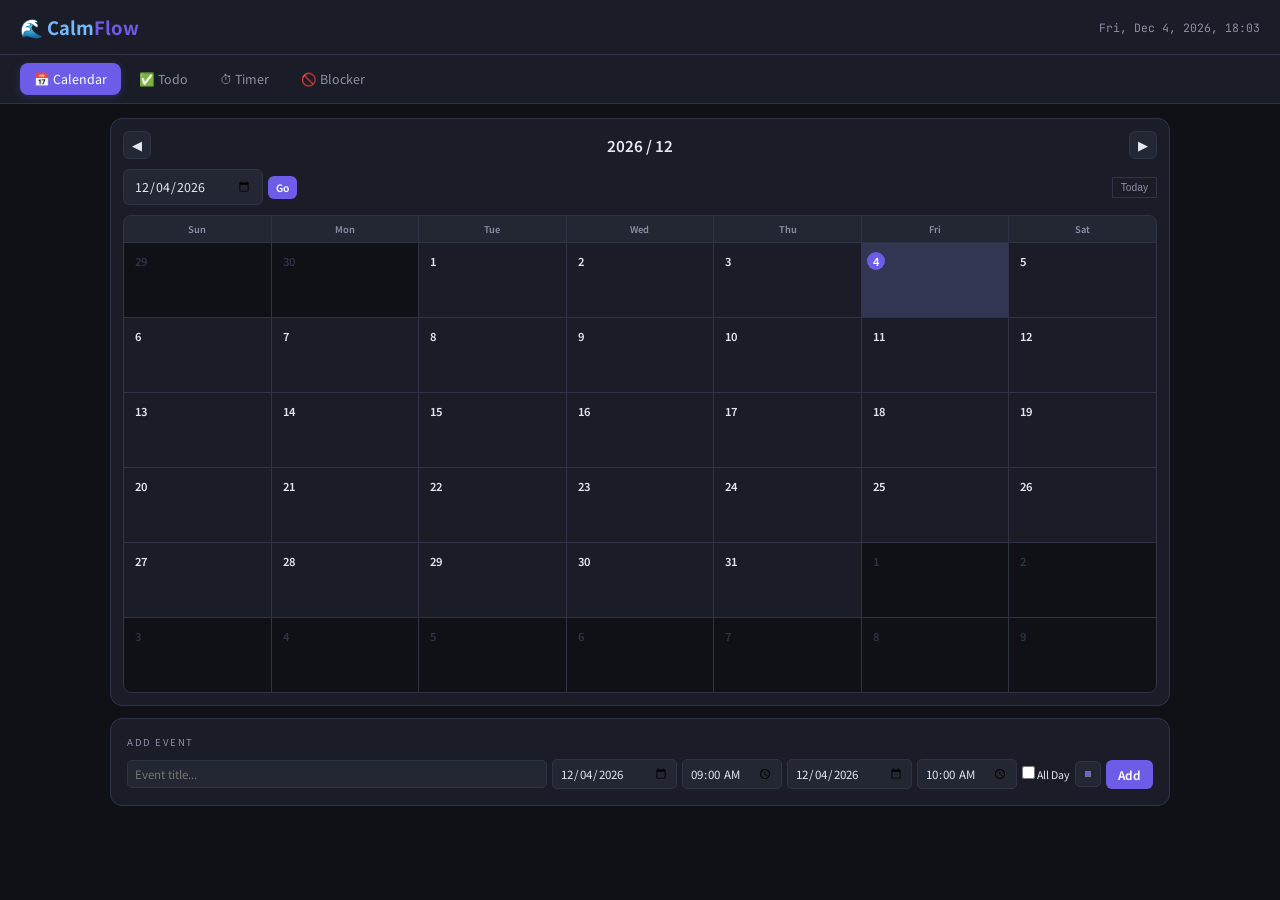
<file: index.html>
<!DOCTYPE html>
<html lang="en">
<head>
  <meta charset="UTF-8">
  <meta name="viewport" content="width=device-width, initial-scale=1.0">
  <title>CalmFlow - Study Dashboard</title>

  <!-- Fonts -->
  <link href="https://fonts.googleapis.com/css2?family=Noto+Sans+JP:wght@400;600;700&family=JetBrains+Mono:wght@400;600&display=swap" rel="stylesheet">

  <!-- Styles -->
  <link rel="stylesheet" href="style.css">
</head>
<body>

  <!-- Header -->
  <header class="header">
    <h1 class="logo">🌊 <span class="logo-calm">Calm</span><span class="logo-flow">Flow</span></h1>
    <span class="clock" id="clock"></span>
  </header>

  <!-- Navigation -->
  <nav class="nav">
    <button class="nav-btn active" data-panel="calendar">📅 Calendar</button>
    <button class="nav-btn" data-panel="todo">✅ Todo</button>
    <button class="nav-btn" data-panel="timer">⏱ Timer</button>
    <button class="nav-btn" data-panel="blocker">🚫 Blocker</button>
  </nav>

  <!-- Main Content -->
  <main class="container">
    <!-- Calendar Page -->
    <section class="page active" id="page-calendar">
      <div id="calendar-month"></div>
      <div id="calendar-day" style="display:none"></div>
    </section>

    <!-- Todo Page -->
    <section class="page" id="page-todo">
      <div id="todo-container"></div>
    </section>

    <!-- Timer Page -->
    <section class="page" id="page-timer">
      <div id="timer-container"></div>
    </section>

    <!-- Blocker Page -->
    <section class="page" id="page-blocker">
      <div id="blocker-container"></div>
    </section>
  </main>

  <!-- Modal: Edit Event -->
  <div class="modal-backdrop" id="edit-event-modal">
    <div class="modal-box" id="edit-event-body"></div>
  </div>

  <!-- Modal: Add Subject -->
  <div class="modal-backdrop" id="add-subject-modal">
    <div class="modal-box" id="add-subject-body"></div>
  </div>

  <!-- App Logic -->
  <script src="script.js"></script>
</body>
</html>
</file>
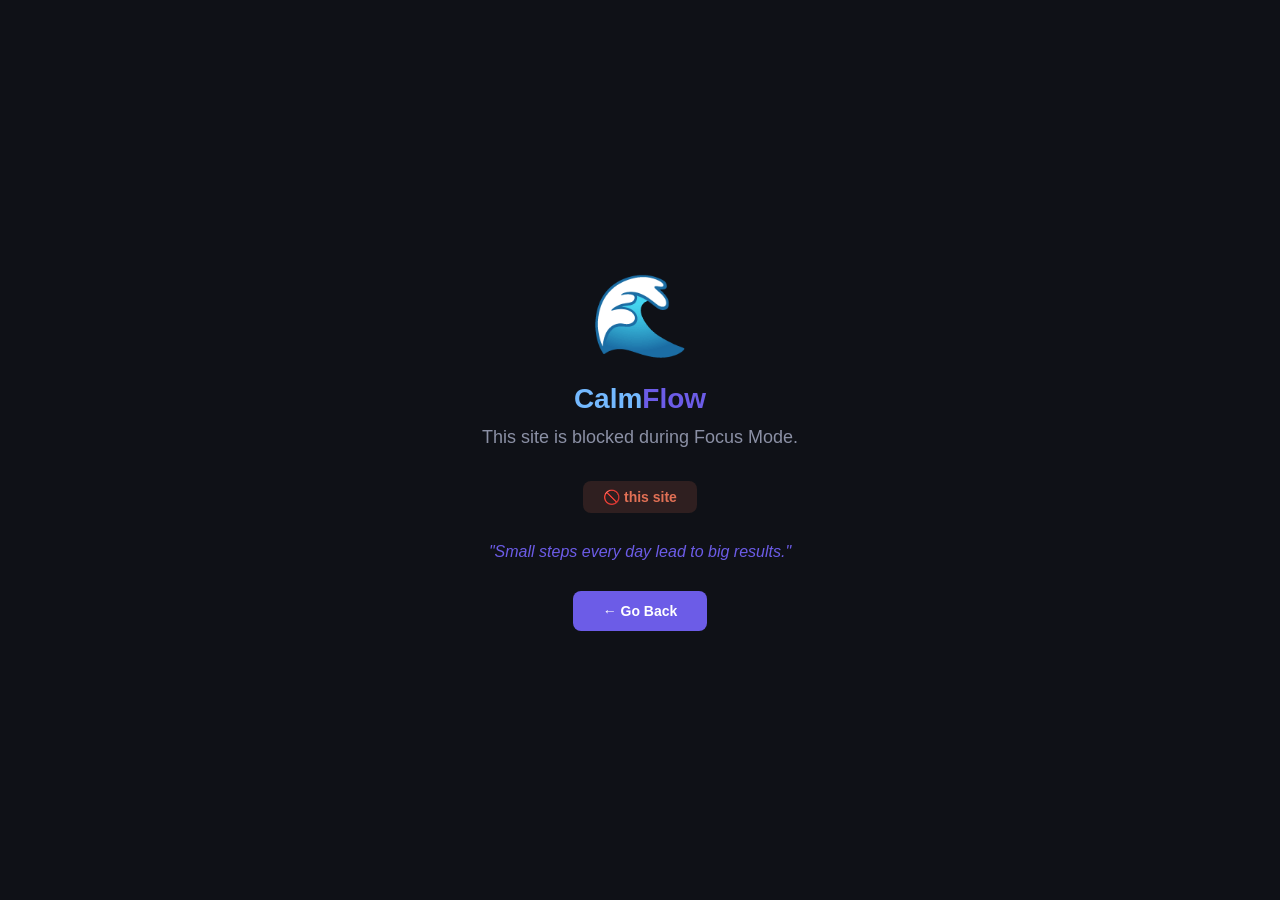
<file: extension/blocked.html>
<!DOCTYPE html>
<html lang="en">
<head>
  <meta charset="UTF-8">
  <meta name="viewport" content="width=device-width, initial-scale=1.0">
  <title>Blocked - CalmFlow</title>
  <style>
    * { margin: 0; padding: 0; box-sizing: border-box; }

    body {
      min-height: 100vh;
      display: flex;
      align-items: center;
      justify-content: center;
      background: #0f1117;
      color: #e4e7f1;
      font-family: -apple-system, BlinkMacSystemFont, 'Segoe UI', sans-serif;
    }

    .container {
      text-align: center;
      max-width: 500px;
      padding: 40px;
    }

    .wave {
      font-size: 80px;
      margin-bottom: 20px;
    }

    h1 {
      font-size: 28px;
      margin-bottom: 8px;
    }

    h1 .blue { color: #74b9ff; }
    h1 .purple { color: #6c5ce7; }

    .message {
      font-size: 18px;
      color: #8b90a5;
      margin-bottom: 30px;
      line-height: 1.6;
    }

    .blocked-site {
      display: inline-block;
      padding: 8px 20px;
      background: rgba(225, 112, 85, 0.15);
      color: #e17055;
      border-radius: 8px;
      font-size: 14px;
      font-weight: 600;
      margin-bottom: 30px;
    }

    .quote {
      font-style: italic;
      color: #6c5ce7;
      font-size: 16px;
      margin-bottom: 30px;
    }

    .go-back {
      padding: 12px 30px;
      background: #6c5ce7;
      color: #fff;
      border: none;
      border-radius: 8px;
      font-size: 14px;
      font-weight: 600;
      cursor: pointer;
      transition: opacity 0.2s;
    }

    .go-back:hover { opacity: 0.85; }
  </style>
</head>
<body>
  <div class="container">
    <div class="wave">🌊</div>
    <h1><span class="blue">Calm</span><span class="purple">Flow</span></h1>
    <p class="message">This site is blocked during Focus Mode.</p>
    <div class="blocked-site" id="site-name"></div>
    <p class="quote" id="quote"></p>
    <button class="go-back" onclick="history.back()">← Go Back</button>
  </div>

  <script>
    // Show which site was blocked
    const params = new URLSearchParams(window.location.search);
    const site = params.get('site') || 'this site';
    document.getElementById('site-name').textContent = '🚫 ' + site;

    // Random motivational quote
    const quotes = [
      "Stay focused. You're doing great.",
      "Your future self will thank you.",
      "One more hour of studying > one more hour of scrolling.",
      "Discipline is choosing between what you want now and what you want most.",
      "You didn't come this far to only come this far.",
      "Focus on progress, not perfection.",
      "Small steps every day lead to big results."
    ];
    document.getElementById('quote').textContent = '"' + quotes[Math.floor(Math.random() * quotes.length)] + '"';
  </script>
</body>
</html>
</file>
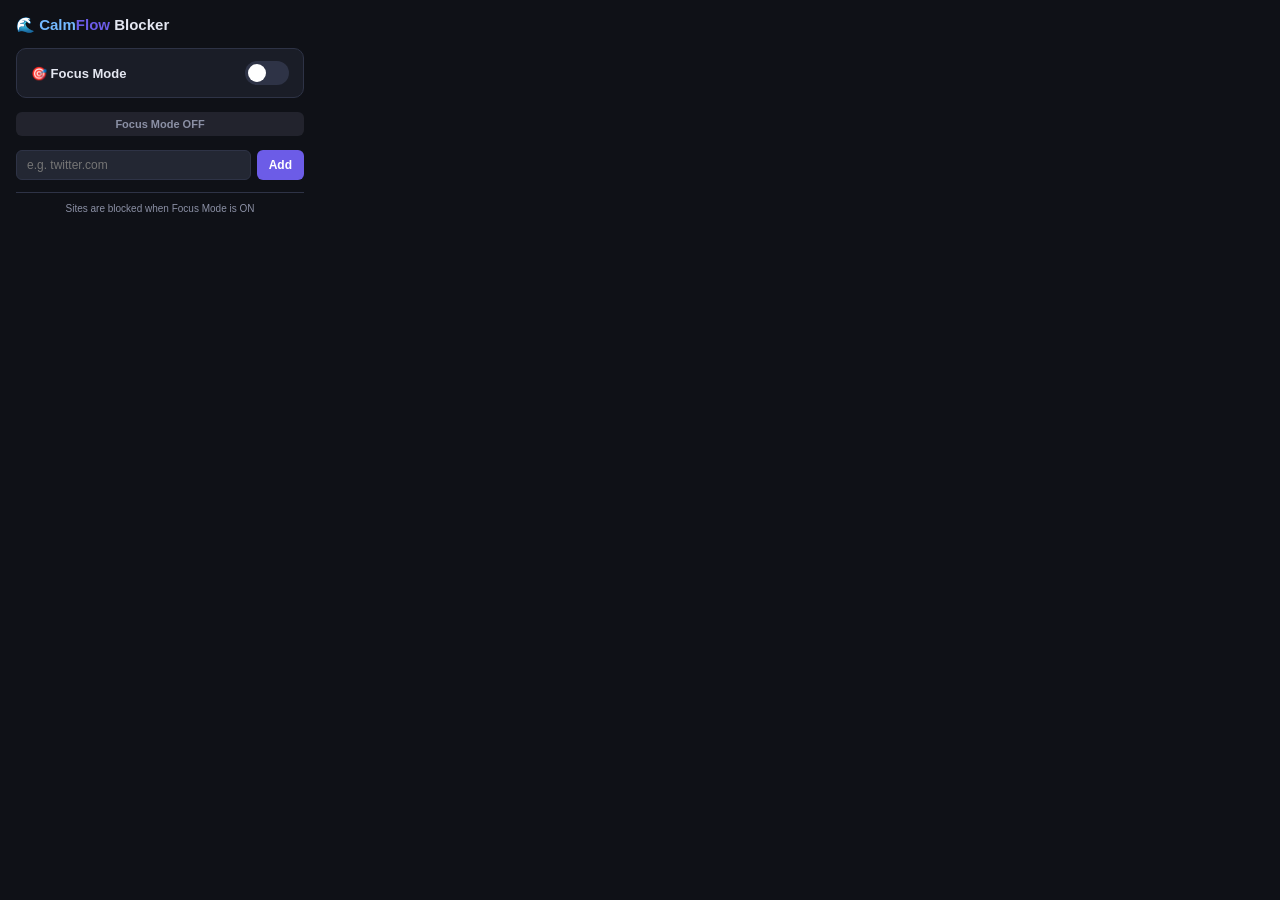
<file: extension/popup.html>
<!DOCTYPE html>
<html lang="en">
<head>
  <meta charset="UTF-8">
  <style>
    * { margin: 0; padding: 0; box-sizing: border-box; }

    body {
      width: 320px;
      font-family: -apple-system, BlinkMacSystemFont, 'Segoe UI', sans-serif;
      background: #0f1117;
      color: #e4e7f1;
      padding: 16px;
    }

    .header {
      display: flex;
      align-items: center;
      justify-content: space-between;
      margin-bottom: 14px;
    }

    .header h1 {
      font-size: 15px;
      font-weight: 700;
    }

    .header .blue { color: #74b9ff; }
    .header .purple { color: #6c5ce7; }

    /* Focus toggle */
    .toggle-row {
      display: flex;
      align-items: center;
      justify-content: space-between;
      background: #1a1d27;
      border: 1px solid #2e3346;
      border-radius: 10px;
      padding: 12px 14px;
      margin-bottom: 14px;
    }

    .toggle-label { font-size: 13px; font-weight: 600; }

    .toggle-switch {
      position: relative;
      width: 44px;
      height: 24px;
      cursor: pointer;
    }

    .toggle-switch input {
      opacity: 0;
      width: 0;
      height: 0;
    }

    .toggle-slider {
      position: absolute;
      inset: 0;
      background: #2e3346;
      border-radius: 12px;
      transition: background 0.2s;
    }

    .toggle-slider::before {
      content: '';
      position: absolute;
      width: 18px;
      height: 18px;
      left: 3px;
      bottom: 3px;
      background: #fff;
      border-radius: 50%;
      transition: transform 0.2s;
    }

    .toggle-switch input:checked + .toggle-slider {
      background: #00b894;
    }

    .toggle-switch input:checked + .toggle-slider::before {
      transform: translateX(20px);
    }

    /* Status */
    .status {
      text-align: center;
      font-size: 11px;
      padding: 6px;
      border-radius: 6px;
      margin-bottom: 14px;
      font-weight: 600;
    }

    .status-on { background: rgba(0, 184, 148, 0.15); color: #00b894; }
    .status-off { background: rgba(139, 144, 165, 0.15); color: #8b90a5; }

    /* Add site */
    .add-row {
      display: flex;
      gap: 6px;
      margin-bottom: 12px;
    }

    .add-row input {
      flex: 1;
      padding: 7px 10px;
      background: #232733;
      border: 1px solid #2e3346;
      border-radius: 6px;
      color: #e4e7f1;
      font-size: 12px;
      outline: none;
    }

    .add-row input:focus { border-color: #6c5ce7; }

    .add-row button {
      padding: 7px 12px;
      background: #6c5ce7;
      color: #fff;
      border: none;
      border-radius: 6px;
      font-size: 12px;
      font-weight: 600;
      cursor: pointer;
    }

    .add-row button:hover { opacity: 0.9; }

    /* Site list */
    .site-list { list-style: none; }

    .site-item {
      display: flex;
      align-items: center;
      justify-content: space-between;
      padding: 8px 10px;
      background: #1a1d27;
      border-radius: 6px;
      margin-bottom: 4px;
      font-size: 12px;
    }

    .site-item .remove-btn {
      background: none;
      border: none;
      color: #e17055;
      cursor: pointer;
      font-size: 14px;
      padding: 0 4px;
    }

    .site-item .remove-btn:hover { color: #ff6b6b; }

    .empty-msg {
      text-align: center;
      font-size: 11px;
      color: #8b90a5;
      padding: 12px 0;
    }

    .footer {
      text-align: center;
      font-size: 10px;
      color: #8b90a5;
      margin-top: 12px;
      padding-top: 10px;
      border-top: 1px solid #2e3346;
    }
  </style>
</head>
<body>
  <div class="header">
    <h1>🌊 <span class="blue">Calm</span><span class="purple">Flow</span> Blocker</h1>
  </div>

  <!-- Focus Mode Toggle -->
  <div class="toggle-row">
    <span class="toggle-label">🎯 Focus Mode</span>
    <label class="toggle-switch">
      <input type="checkbox" id="focus-toggle">
      <span class="toggle-slider"></span>
    </label>
  </div>

  <div id="status-bar" class="status status-off">Focus Mode OFF</div>

  <!-- Add Site -->
  <div class="add-row">
    <input type="text" id="site-input" placeholder="e.g. twitter.com">
    <button id="add-btn">Add</button>
  </div>

  <!-- Blocked Sites List -->
  <ul class="site-list" id="site-list"></ul>

  <div class="footer">Sites are blocked when Focus Mode is ON</div>

  <script src="popup.js"></script>
</body>
</html>
</file>
<file: style.css>
/* ═══════════════════════════════════════
   CalmFlow - style.css
   Study Dashboard Stylesheet
   ═══════════════════════════════════════ */

/* ── Theme Colors ── */
:root {
  --bg: #0f1117;
  --surface: #1a1d27;
  --surface-alt: #232733;
  --border: #2e3346;
  --text: #e4e7f1;
  --text-dim: #8b90a5;
  --accent: #6c5ce7;
  --accent-glow: rgba(108, 92, 231, 0.25);
  --green: #00b894;
  --orange: #fdcb6e;
  --red: #e17055;
  --blue: #74b9ff;
  --pink: #fd79a8;
  --radius: 12px;
}

/* ── Reset ── */
* { margin: 0; padding: 0; box-sizing: border-box; }

body {
  font-family: 'Noto Sans JP', sans-serif;
  background: var(--bg);
  color: var(--text);
  min-height: 100vh;
}

::-webkit-scrollbar { width: 5px; }
::-webkit-scrollbar-thumb { background: var(--border); border-radius: 3px; }

/* ── Header ── */
.header {
  padding: 14px 20px;
  display: flex;
  align-items: center;
  justify-content: space-between;
  background: var(--surface);
  border-bottom: 1px solid var(--border);
  position: sticky;
  top: 0;
  z-index: 100;
}

.logo { font-size: 1.15rem; font-weight: 700; }
.logo-calm { color: var(--blue); }
.logo-flow { color: var(--accent); }

.clock {
  font-family: 'JetBrains Mono', monospace;
  font-size: 0.72rem;
  color: var(--text-dim);
}

/* ── Navigation ── */
.nav {
  display: flex;
  gap: 4px;
  padding: 8px 20px;
  background: var(--surface);
  border-bottom: 1px solid var(--border);
  overflow-x: auto;
}

.nav-btn {
  padding: 7px 14px;
  border: none;
  background: transparent;
  color: var(--text-dim);
  font-family: 'Noto Sans JP', sans-serif;
  font-size: 0.78rem;
  border-radius: 8px;
  cursor: pointer;
  transition: all 0.15s;
  white-space: nowrap;
}

.nav-btn:hover { background: var(--surface-alt); color: var(--text); }
.nav-btn.active { background: var(--accent); color: #fff; box-shadow: 0 2px 10px var(--accent-glow); }

/* ── Layout ── */
.container { padding: 14px 20px; max-width: 1100px; margin: 0 auto; }

.page { display: none; animation: fadeIn 0.2s ease; }
.page.active { display: block; }

@keyframes fadeIn {
  from { opacity: 0; transform: translateY(4px); }
  to { opacity: 1; transform: translateY(0); }
}

/* ── Card ── */
.card {
  background: var(--surface);
  border: 1px solid var(--border);
  border-radius: var(--radius);
  padding: 16px;
  margin-bottom: 12px;
}

.card-label {
  font-size: 0.6rem;
  text-transform: uppercase;
  letter-spacing: 1.5px;
  color: var(--text-dim);
  margin-bottom: 10px;
}

/* ── Buttons ── */
.btn {
  padding: 6px 12px;
  background: var(--accent);
  color: #fff;
  border: none;
  border-radius: 6px;
  font-family: 'Noto Sans JP', sans-serif;
  font-size: 0.74rem;
  font-weight: 600;
  cursor: pointer;
  transition: all 0.12s;
  white-space: nowrap;
}

.btn:hover { transform: translateY(-1px); box-shadow: 0 2px 8px var(--accent-glow); }
.btn-small { padding: 4px 8px; font-size: 0.64rem; }
.btn-tiny { padding: 2px 6px; font-size: 0.56rem; border-radius: 4px; }
.btn-danger { background: var(--red); }
.btn-success { background: var(--green); }
.btn-outline { background: transparent; border: 1px solid var(--border); color: var(--text-dim); }
.btn-outline:hover { border-color: var(--accent); color: var(--text); box-shadow: none; }

/* ── Form Inputs ── */
.input {
  padding: 7px 10px;
  background: var(--surface-alt);
  border: 1px solid var(--border);
  border-radius: 6px;
  color: var(--text);
  font-family: 'Noto Sans JP', sans-serif;
  font-size: 0.78rem;
  outline: none;
}

.input:focus { border-color: var(--accent); }

.form-label {
  display: block;
  font-size: 0.64rem;
  color: var(--text-dim);
  margin-bottom: 3px;
}

.input-row {
  display: flex;
  gap: 5px;
  flex-wrap: wrap;
  align-items: center;
  margin-top: 6px;
}

.input-row input,
.input-row select {
  padding: 5px 7px;
  background: var(--surface-alt);
  border: 1px solid var(--border);
  border-radius: 5px;
  color: var(--text);
  font-family: 'Noto Sans JP', sans-serif;
  font-size: 0.72rem;
  outline: none;
}

.input-row input:focus { border-color: var(--accent); }

/* Color swatch button */
.color-swatch {
  width: 26px;
  height: 26px;
  border-radius: 6px;
  border: 2px solid var(--border);
  cursor: pointer;
  flex-shrink: 0;
  padding: 0;
}

/* ── Calendar ── */
.calendar-header {
  display: flex;
  align-items: center;
  justify-content: space-between;
  margin-bottom: 10px;
}

.calendar-header h3 { font-size: 0.95rem; font-weight: 600; }

.calendar-nav {
  width: 28px;
  height: 28px;
  border-radius: 6px;
  cursor: pointer;
  font-size: 0.8rem;
  display: flex;
  align-items: center;
  justify-content: center;
  background: var(--surface-alt);
  border: 1px solid var(--border);
  color: var(--text);
  transition: background 0.15s;
}

.calendar-nav:hover { background: var(--accent); color: #fff; }

.calendar-grid {
  display: grid;
  grid-template-columns: repeat(7, 1fr);
  gap: 1px;
  background: var(--border);
  border: 1px solid var(--border);
  border-radius: 8px;
  overflow: hidden;
}

.day-name {
  font-size: 0.58rem;
  padding: 6px;
  text-align: center;
  font-weight: 600;
  background: var(--surface-alt);
  color: var(--text-dim);
}

.day-cell {
  background: var(--surface);
  min-height: 74px;
  padding: 4px 5px;
  cursor: pointer;
  position: relative;
  overflow: hidden;
  transition: background 0.1s;
}

.day-cell:hover { filter: brightness(1.1); }
.day-cell.other-month { background: var(--bg); }
.day-cell.other-month .day-number { color: var(--border); }
.day-cell.today { background: rgba(108, 92, 231, 0.08); }

.day-number {
  font-size: 0.7rem;
  font-weight: 600;
  display: inline-block;
  padding: 1px 6px;
  border-radius: 10px;
  cursor: pointer;
  position: relative;
  z-index: 3;
  transition: all 0.12s;
}

.day-number:hover { background: var(--accent); color: #fff; transform: scale(1.1); }
.day-cell.today .day-number { background: var(--accent); color: #fff; }

/* Event chips in calendar cells */
.event-chip {
  font-size: 0.5rem;
  padding: 2px 4px;
  border-radius: 3px;
  margin-top: 1px;
  white-space: nowrap;
  overflow: hidden;
  text-overflow: ellipsis;
  color: #fff;
  line-height: 1.3;
  cursor: pointer;
  position: relative;
  z-index: 2;
  height: 16px;
}

/* Multi-day event spanning */
.event-chip-start { border-radius: 3px 0 0 3px; margin-right: -5px; padding-right: 8px; }
.event-chip-mid   { border-radius: 0; margin-left: -5px; margin-right: -5px; padding: 2px 8px; }
.event-chip-end   { border-radius: 0 3px 3px 0; margin-left: -5px; padding-left: 8px; }

/* ── Day View ── */
.day-grid { display: grid; grid-template-columns: 1fr 320px; gap: 12px; }

.back-button {
  display: inline-flex;
  align-items: center;
  gap: 4px;
  padding: 6px 10px;
  border-radius: 6px;
  font-size: 0.7rem;
  cursor: pointer;
  font-family: 'Noto Sans JP', sans-serif;
  margin-bottom: 10px;
  background: var(--surface-alt);
  border: 1px solid var(--border);
  color: var(--text-dim);
}

.back-button:hover { border-color: var(--accent); color: var(--text); }

.day-header {
  display: flex;
  align-items: center;
  gap: 8px;
  margin-bottom: 12px;
}

.day-header h3 { font-size: 0.92rem; font-weight: 600; }

/* Schedule timeline */
.schedule-row {
  display: flex;
  min-height: 34px;
  border-bottom: 1px solid rgba(46, 51, 70, 0.4);
}

.schedule-hour {
  width: 36px;
  font-size: 0.58rem;
  color: var(--text-dim);
  padding: 3px 0;
  font-family: 'JetBrains Mono', monospace;
  text-align: right;
  padding-right: 6px;
  flex-shrink: 0;
}

.schedule-content {
  flex: 1;
  border-left: 1px solid rgba(46, 51, 70, 0.4);
  position: relative;
  min-height: 32px;
}

.schedule-block {
  position: absolute;
  left: 2px;
  right: 2px;
  border-radius: 4px;
  padding: 2px 5px;
  font-size: 0.58rem;
  color: #fff;
  overflow: hidden;
  z-index: 2;
  cursor: pointer;
}

.schedule-arrow {
  position: absolute;
  left: 2px;
  right: 2px;
  border-radius: 4px;
  padding: 2px 5px;
  font-size: 0.58rem;
  color: #fff;
  overflow: hidden;
  z-index: 1;
  opacity: 0.45;
  border: 1px dashed rgba(255, 255, 255, 0.3);
}

.allday-bar { display: flex; gap: 4px; flex-wrap: wrap; margin-bottom: 8px; }
.allday-item { font-size: 0.58rem; padding: 2px 8px; border-radius: 4px; color: #fff; cursor: pointer; }

/* Event row in day view */
.event-row {
  display: flex;
  align-items: center;
  gap: 6px;
  padding: 6px;
  border-radius: 6px;
  margin-bottom: 4px;
  background: var(--surface-alt);
  cursor: pointer;
}

.event-row:hover { filter: brightness(1.1); }
.event-dot { width: 8px; height: 8px; border-radius: 3px; flex-shrink: 0; }
.event-info { flex: 1; font-size: 0.74rem; }
.event-time { font-size: 0.58rem; color: var(--text-dim); }

/* Memo textarea */
.memo-box {
  width: 100%;
  min-height: 80px;
  background: var(--surface-alt);
  border: 1px solid var(--border);
  border-radius: 6px;
  color: var(--text);
  font-family: 'Noto Sans JP', sans-serif;
  font-size: 0.78rem;
  padding: 8px;
  outline: none;
  resize: vertical;
}

.memo-box:focus { border-color: var(--accent); }

/* ── Todo List ── */
.todo-list { list-style: none; }

.todo-item {
  display: flex;
  align-items: center;
  gap: 8px;
  padding: 8px 10px;
  border-radius: 8px;
  margin-bottom: 4px;
  cursor: pointer;
  transition: background 0.1s;
}

.todo-item:hover { background: var(--surface-alt); }

.todo-checkbox {
  width: 16px;
  height: 16px;
  border-radius: 4px;
  border: 2px solid var(--border);
  display: flex;
  align-items: center;
  justify-content: center;
  flex-shrink: 0;
  font-size: 0.55rem;
  color: transparent;
  transition: all 0.15s;
}

.todo-item.done .todo-checkbox { background: var(--green); border-color: var(--green); color: #fff; }
.todo-item.done .todo-text { text-decoration: line-through; color: var(--text-dim); }

.todo-text { flex: 1; font-size: 0.8rem; }
.todo-meta { display: flex; gap: 4px; align-items: center; flex-shrink: 0; }

.todo-deadline {
  font-size: 0.58rem;
  padding: 2px 6px;
  border-radius: 4px;
  font-family: 'JetBrains Mono', monospace;
  white-space: nowrap;
}

.deadline-ok { background: rgba(0, 184, 148, 0.12); color: var(--green); }
.deadline-soon { background: rgba(253, 203, 110, 0.15); color: var(--orange); }
.deadline-overdue { background: rgba(225, 112, 85, 0.15); color: var(--red); }

.priority-badge {
  font-size: 0.54rem;
  padding: 2px 7px;
  border-radius: 4px;
  font-weight: 600;
  white-space: nowrap;
  min-width: 24px;
  text-align: center;
}

.priority-high { background: rgba(225, 112, 85, 0.15); color: var(--red); }
.priority-mid { background: rgba(253, 203, 110, 0.15); color: var(--orange); }
.priority-low { background: rgba(0, 184, 148, 0.15); color: var(--green); }

.todo-delete {
  background: none;
  border: none;
  color: var(--text-dim);
  cursor: pointer;
  font-size: 0.8rem;
  opacity: 0;
  transition: opacity 0.15s;
}

.todo-item:hover .todo-delete { opacity: 1; }

.section-divider {
  font-size: 0.62rem;
  padding: 10px 0 5px;
  border-top: 1px solid var(--border);
  margin-top: 8px;
  font-weight: 600;
  color: var(--text-dim);
}

/* Drag handle */
.drag-handle {
  cursor: grab;
  color: var(--text-dim);
  font-size: 0.72rem;
  padding: 0 4px;
  flex-shrink: 0;
}

.drag-handle:hover { color: var(--accent); }
.todo-item[draggable=true] { transition: opacity 0.2s; }

/* Day view todo */
.day-todo-item {
  display: flex;
  align-items: center;
  gap: 6px;
  padding: 5px 6px;
  border-radius: 5px;
  cursor: pointer;
  font-size: 0.78rem;
}

.day-todo-item:hover { background: var(--surface-alt); }

.day-todo-check {
  width: 14px;
  height: 14px;
  border-radius: 4px;
  border: 2px solid var(--border);
  display: flex;
  align-items: center;
  justify-content: center;
  flex-shrink: 0;
  font-size: 0.5rem;
  color: transparent;
}

.day-todo-item.done .day-todo-check { background: var(--green); border-color: var(--green); color: #fff; }
.day-todo-item.done > span { text-decoration: line-through; color: var(--text-dim); }

/* ── Timer ── */
.timer-display {
  font-family: 'JetBrains Mono', monospace;
  font-size: 4rem;
  font-weight: 600;
  text-align: center;
  padding: 20px 0 10px;
  background: linear-gradient(135deg, var(--accent), var(--blue));
  -webkit-background-clip: text;
  -webkit-text-fill-color: transparent;
  background-clip: text;
}

.timer-subject { font-size: 0.85rem; text-align: center; margin-top: 3px; }
.timer-label { font-size: 0.7rem; color: var(--text-dim); text-align: center; margin-top: 2px; }
.timer-controls { display: flex; gap: 8px; justify-content: center; margin-top: 14px; flex-wrap: wrap; }

.timer-presets {
  display: flex;
  gap: 5px;
  justify-content: center;
  margin-top: 10px;
  flex-wrap: wrap;
}

.preset-btn {
  padding: 4px 10px;
  background: var(--surface-alt);
  border: 1px solid var(--border);
  color: var(--text-dim);
  border-radius: 6px;
  font-family: 'Noto Sans JP', sans-serif;
  font-size: 0.68rem;
  cursor: pointer;
  transition: all 0.12s;
}

.preset-btn:hover { border-color: var(--accent); color: var(--text); }
.preset-btn.active { border-color: var(--accent); color: var(--accent); }

.stopwatch-display {
  font-family: 'JetBrains Mono', monospace;
  font-size: 3rem;
  font-weight: 600;
  color: var(--green);
  text-align: center;
  padding: 16px 0 8px;
}

/* Timer tabs */
.timer-tabs { display: flex; gap: 4px; margin-bottom: 12px; }

.timer-tab {
  padding: 6px 14px;
  border: none;
  background: var(--surface-alt);
  color: var(--text-dim);
  font-family: 'Noto Sans JP', sans-serif;
  font-size: 0.74rem;
  border-radius: 6px;
  cursor: pointer;
  transition: all 0.12s;
}

.timer-tab.active { background: var(--accent); color: #fff; }

/* Subject picker */
.subject-picker { display: flex; gap: 4px; justify-content: center; flex-wrap: wrap; }

.subject-btn {
  padding: 5px 12px;
  border-radius: 14px;
  font-size: 0.72rem;
  cursor: pointer;
  border: 1px solid var(--border);
  background: var(--surface-alt);
  color: var(--text-dim);
  font-family: 'Noto Sans JP', sans-serif;
  transition: all 0.12s;
}

.subject-btn.active { color: #fff; border-color: transparent; }

.subject-add-btn {
  padding: 5px 8px;
  border-radius: 14px;
  font-size: 0.72rem;
  cursor: pointer;
  border: 1px dashed var(--border);
  background: transparent;
  color: var(--text-dim);
  font-family: 'Noto Sans JP', sans-serif;
}

/* Stats grid */
.stats-grid {
  display: grid;
  grid-template-columns: repeat(3, 1fr);
  gap: 8px;
  margin-top: 12px;
}

.stat-card {
  background: var(--surface-alt);
  border-radius: 8px;
  padding: 12px;
  text-align: center;
}

.stat-value {
  font-family: 'JetBrains Mono', monospace;
  font-size: 1.1rem;
  font-weight: 600;
  color: var(--accent);
}

.stat-label {
  font-size: 0.52rem;
  color: var(--text-dim);
  margin-top: 2px;
  text-transform: uppercase;
  letter-spacing: 1px;
}

/* Goal progress */
.goal-bar-container {
  background: var(--surface-alt);
  border-radius: 6px;
  height: 18px;
  overflow: hidden;
  position: relative;
  margin-top: 5px;
}

.goal-bar-fill {
  height: 100%;
  border-radius: 6px;
  background: linear-gradient(90deg, var(--accent), var(--blue));
  transition: width 0.4s;
}

.goal-bar-text {
  position: absolute;
  inset: 0;
  display: flex;
  align-items: center;
  justify-content: center;
  font-size: 0.58rem;
  font-weight: 600;
  font-family: 'JetBrains Mono', monospace;
}

.goal-row {
  display: flex;
  gap: 5px;
  align-items: center;
  margin-top: 5px;
}

.goal-row input {
  width: 55px;
  padding: 4px;
  background: var(--surface-alt);
  border: 1px solid var(--border);
  border-radius: 4px;
  color: var(--text);
  font-family: 'JetBrains Mono', monospace;
  font-size: 0.72rem;
  outline: none;
  text-align: center;
}

.goal-row span { font-size: 0.7rem; color: var(--text-dim); }

/* Subject stats */
.subject-row {
  display: flex;
  align-items: center;
  gap: 8px;
  padding: 5px 6px;
  border-radius: 5px;
  margin-bottom: 3px;
}

.subject-row:hover { background: var(--surface-alt); }
.subject-dot { width: 8px; height: 8px; border-radius: 3px; flex-shrink: 0; }
.subject-name { flex: 1; font-size: 0.75rem; }
.subject-bar-track { width: 50px; height: 5px; background: var(--surface-alt); border-radius: 3px; overflow: hidden; }
.subject-bar-fill { height: 100%; border-radius: 3px; }
.subject-time { font-family: 'JetBrains Mono', monospace; font-size: 0.75rem; color: var(--accent); }

/* Log items */
.log-item {
  display: flex;
  align-items: center;
  gap: 6px;
  padding: 4px 6px;
  border-radius: 4px;
  margin-bottom: 3px;
  font-size: 0.72rem;
  background: var(--surface-alt);
}

.log-item:hover { filter: brightness(1.1); }

/* ── Blocker ── */
.block-list { list-style: none; }

.block-item {
  display: flex;
  align-items: center;
  justify-content: space-between;
  padding: 8px 10px;
  border-radius: 8px;
  margin-bottom: 4px;
  background: var(--surface-alt);
}

.block-status {
  font-size: 0.58rem;
  padding: 2px 7px;
  border-radius: 4px;
  font-weight: 600;
}

.status-blocked { background: rgba(225, 112, 85, 0.15); color: var(--red); }
.status-allowed { background: rgba(0, 184, 148, 0.15); color: var(--green); }

.focus-banner {
  border: 1px solid var(--accent);
  border-radius: var(--radius);
  padding: 12px 16px;
  margin-bottom: 10px;
  display: flex;
  align-items: center;
  justify-content: space-between;
  background: rgba(108, 92, 231, 0.06);
}

/* ── Modal ── */
.modal-backdrop {
  display: none;
  position: fixed;
  inset: 0;
  background: rgba(0, 0, 0, 0.55);
  z-index: 200;
  align-items: center;
  justify-content: center;
  padding: 14px;
}

.modal-backdrop.show { display: flex; }

.modal-box {
  background: var(--surface);
  border: 1px solid var(--border);
  border-radius: var(--radius);
  padding: 22px;
  width: 100%;
  max-width: 400px;
  max-height: 85vh;
  overflow-y: auto;
}

.modal-box h3 { font-size: 0.9rem; margin-bottom: 12px; }

.modal-close {
  float: right;
  background: none;
  border: none;
  color: var(--text-dim);
  font-size: 1.1rem;
  cursor: pointer;
}

/* ── Responsive ── */
@media (max-width: 768px) {
  .day-grid { grid-template-columns: 1fr; }
  .stats-grid { grid-template-columns: repeat(2, 1fr); }
  .timer-display { font-size: 3rem; }
}

@media (max-width: 480px) {
  .header, .nav, .container { padding-left: 10px; padding-right: 10px; }
  .day-cell { min-height: 50px; }
}
</file>
